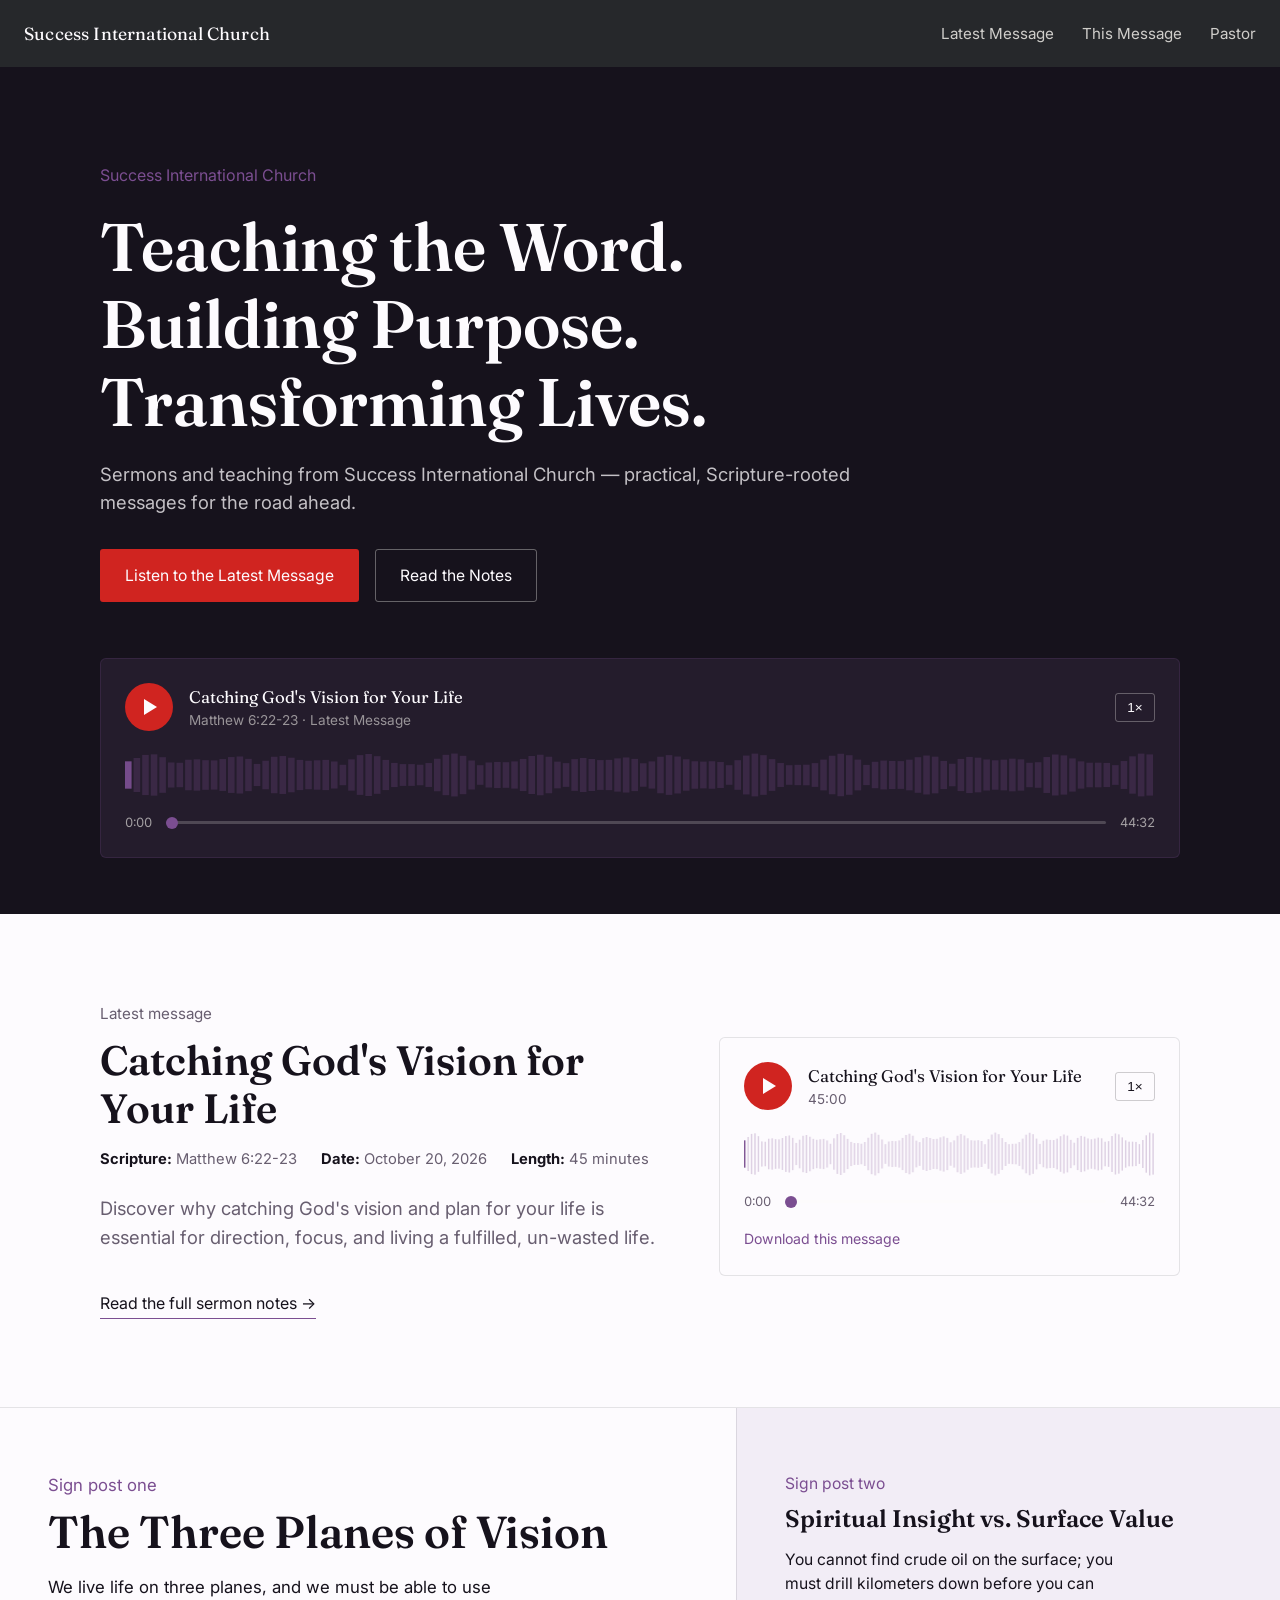
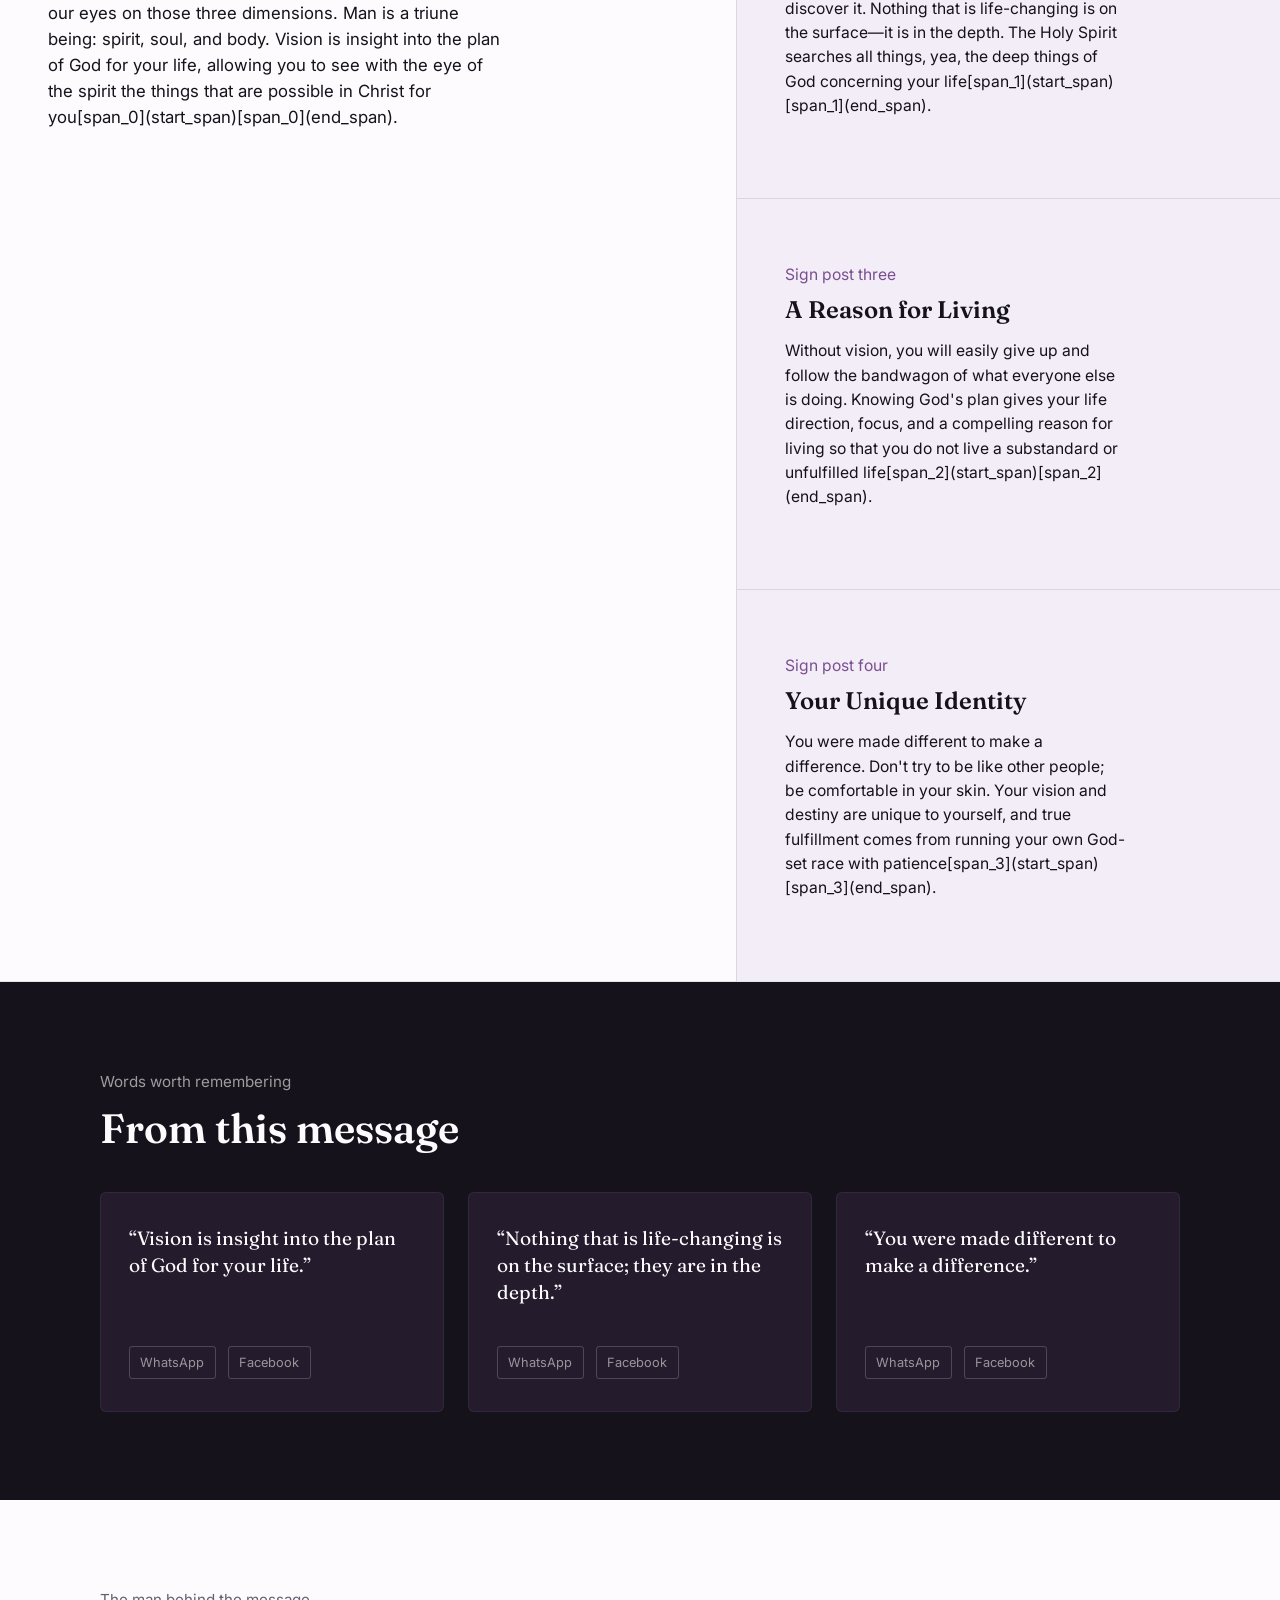
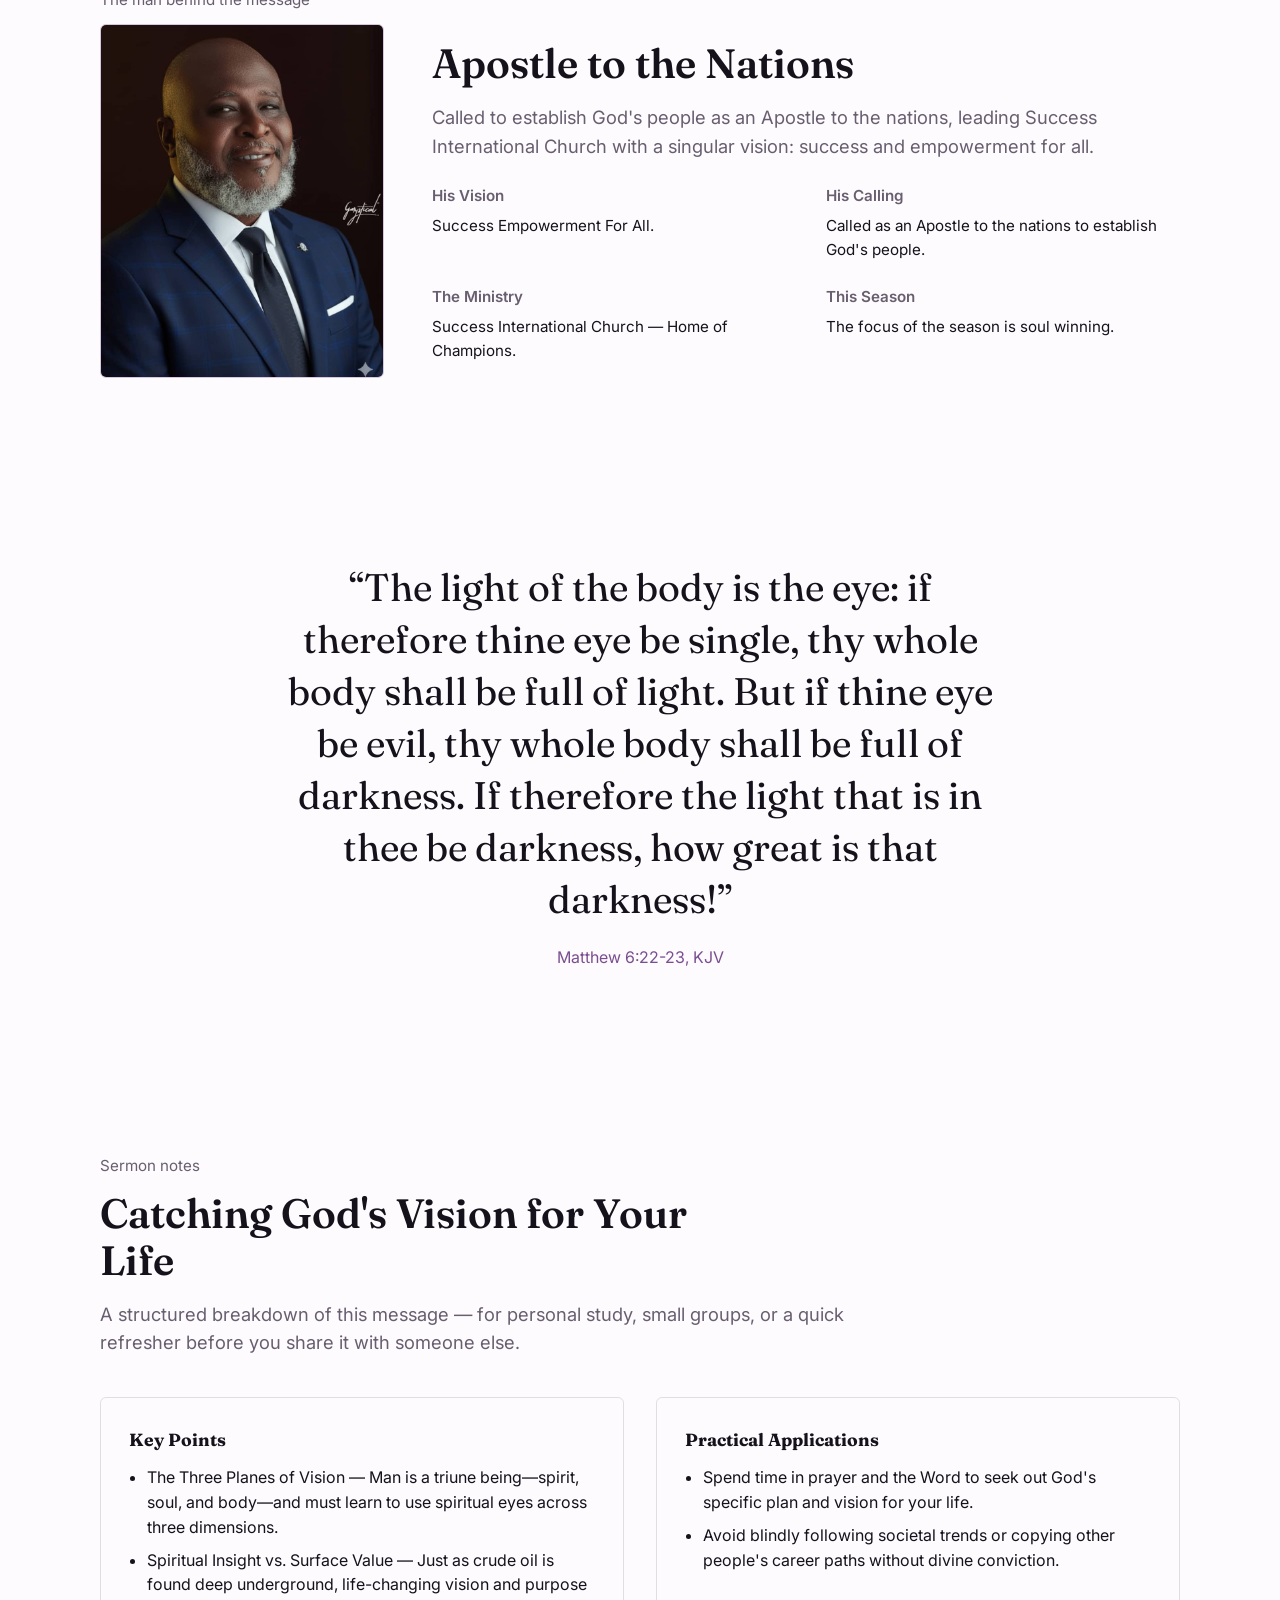
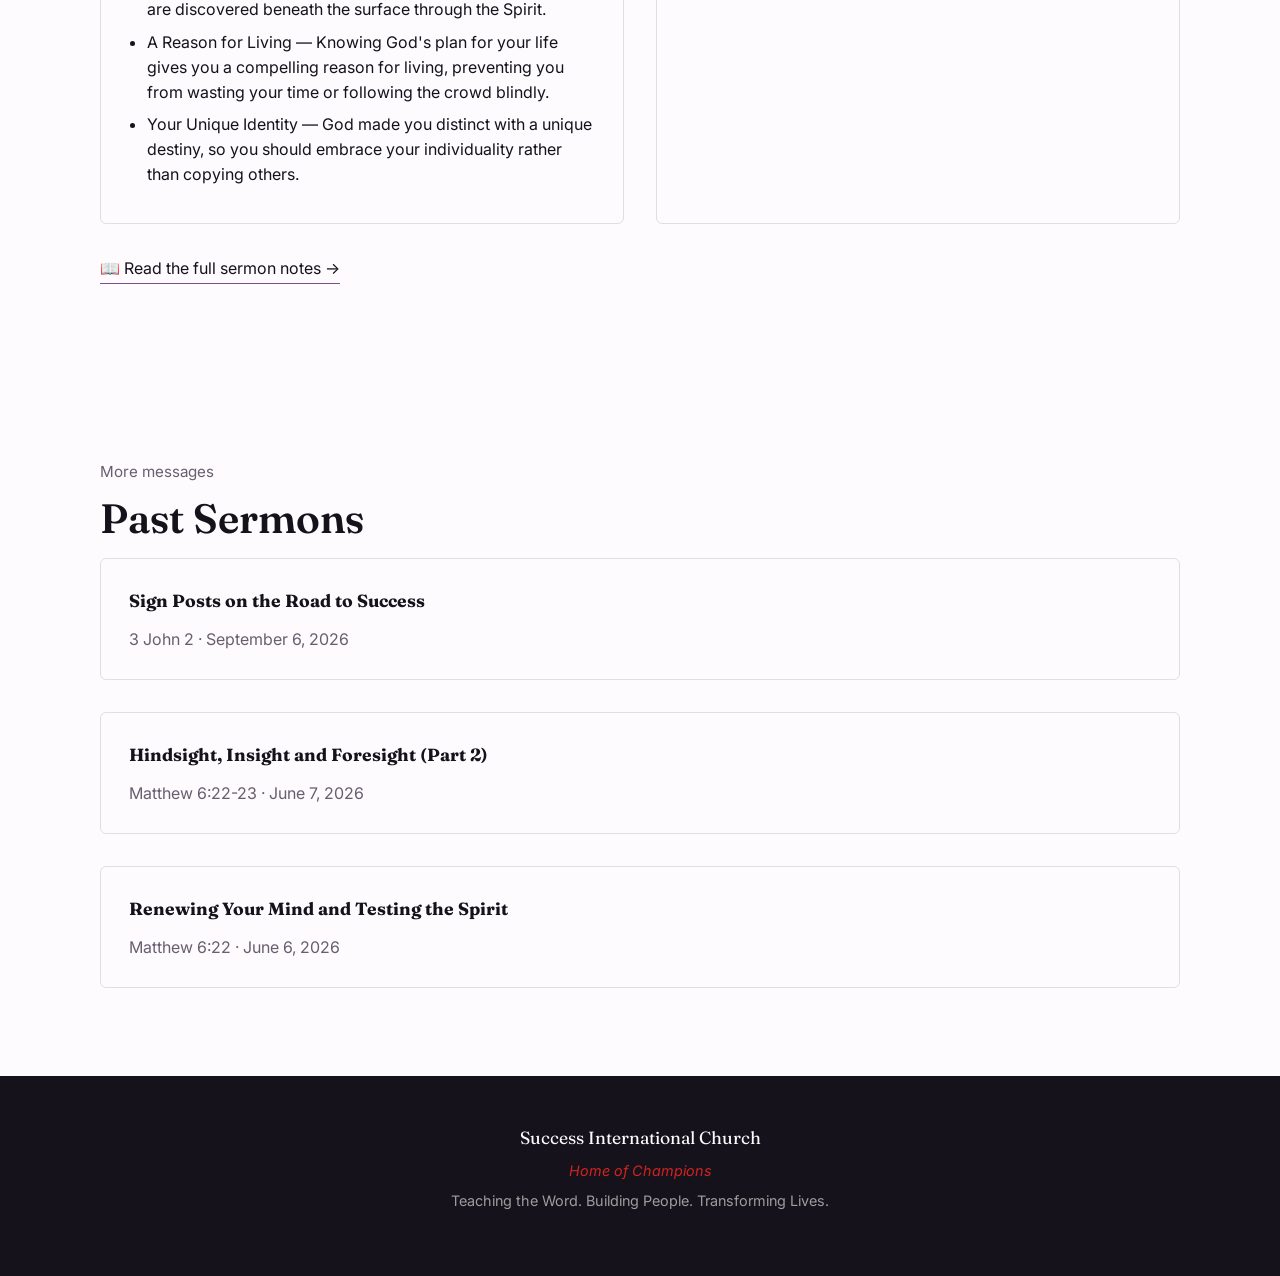
<file: site/index.html>
<!DOCTYPE html>
<html lang="en">
<head>
<meta charset="UTF-8" />
<meta name="viewport" content="width=device-width, initial-scale=1.0" />
<title>Success International Church — Sermons</title>
<meta name="description" content="Messages from Success International Church. Listen to the latest sermon, read the notes, and grow." />
<link rel="preconnect" href="https://fonts.googleapis.com">
<link rel="preconnect" href="https://fonts.gstatic.com" crossorigin>
<link href="https://fonts.googleapis.com/css2?family=Fraunces:opsz,wght@9..144,400;9..144,600;9..144,700&family=Inter:wght@400;500;600&display=swap" rel="stylesheet">
<link rel="stylesheet" href="css/style.css" />
</head>
<body>

<header class="site-header">
  <a href="index.html" class="church-name">Success International Church</a>
  <nav>
    <a href="#latest-message">Latest Message</a>
    <a href="#signposts">This Message</a>
    <a href="#pastor">Pastor</a>
  </nav>
</header>

<!-- ============================= HERO ============================= -->
<!-- Everything with a data-hook attribute below is filled in by
     js/render-homepage.js from the latest entry in js/sermons-data.js.
     Nothing sermon-specific should be hand-edited here directly. -->
<section class="hero">
  <div class="hero-inner">
    <p class="church-tag">Success International Church</p>
    <h1>Teaching the Word.<br>Building Purpose.<br>Transforming Lives.</h1>
    <p class="lede" style="color: rgba(253,251,254,0.75); margin-top: 1.25rem;">
      Sermons and teaching from Success International Church —
      practical, Scripture-rooted messages for the road ahead.
    </p>
    <div class="hero-actions">
      <a href="#latest-message" class="btn btn-primary">Listen to the Latest Message</a>
      <a href="#" class="btn btn-ghost" data-hook="hero-notes-link">Read the Notes</a>
    </div>

    <!-- Mini player anchored in the hero -->
    <div class="player" data-audio-player data-hook="hero-player">
      <audio data-hook="hero-audio" preload="metadata"></audio>
      <div class="player-top">
        <button class="play-btn" data-play-btn aria-label="Play sermon"></button>
        <div class="player-meta">
          <div class="player-title" data-hook="hero-title">&nbsp;</div>
          <div class="player-sub" data-hook="hero-sub">&nbsp;</div>
        </div>
        <button class="speed-btn" data-speed-btn>1×</button>
      </div>
      <canvas class="waveform" data-waveform></canvas>
      <div class="player-seek-row">
        <span data-current-time>0:00</span>
        <input type="range" data-seek value="0" min="0" max="100" step="1" aria-label="Seek" />
        <span data-duration>0:00</span>
      </div>
    </div>
  </div>
</section>

<!-- ======================= FEATURED SERMON ========================= -->
<section class="section" id="latest-message">
  <div class="section-inner">
    <p class="eyebrow-plain">Latest message</p>
    <div class="featured-grid">
      <div>
        <h2 data-hook="featured-title">&nbsp;</h2>
        <div class="featured-meta-row">
          <span><strong>Scripture:</strong> <span data-hook="featured-scripture"></span></span>
          <span><strong>Date:</strong> <span data-hook="featured-date"></span></span>
          <span><strong>Length:</strong> <span data-hook="featured-length"></span></span>
        </div>
        <p class="lede" data-hook="featured-description"></p>
        <a href="#" class="notes-link" data-hook="featured-notes-link">Read the full sermon notes →</a>
      </div>

      <div class="player player-light" data-audio-player data-hook="featured-player">
        <audio data-hook="featured-audio" preload="metadata"></audio>
        <div class="player-top">
          <button class="play-btn" data-play-btn aria-label="Play sermon"></button>
          <div class="player-meta">
            <div class="player-title" data-hook="featured-player-title">&nbsp;</div>
            <div class="player-sub" data-hook="featured-player-sub">&nbsp;</div>
          </div>
          <button class="speed-btn" data-speed-btn>1×</button>
        </div>
        <canvas class="waveform" data-waveform></canvas>
        <div class="player-seek-row">
          <span data-current-time>0:00</span>
          <input type="range" data-seek value="0" min="0" max="100" step="1" aria-label="Seek" />
          <span data-duration>0:00</span>
        </div>
        <a class="player-download" data-download download href="#" data-hook="featured-download">Download this message</a>
      </div>
    </div>
  </div>
</section>

<!-- ========================= SIGNPOSTS ============================= -->
<!-- Populated from the latest sermon's `points` array. First point gets
     the open/airy treatment, remaining points stack in the right column. -->
<div class="signposts" id="signposts" data-hook="signposts-container">
</div>

<!-- ======================= WORDS WORTH REMEMBERING ================= -->
<section class="section section-dark">
  <div class="section-inner">
    <p class="eyebrow-plain">Words worth remembering</p>
    <h2 style="color: var(--paper);">From this message</h2>

    <div class="quotes-grid" data-hook="quotes-container">
    </div>
  </div>
</section>

<!-- =========================== PASTOR PROFILE ======================= -->
<section class="section" id="pastor">
  <div class="section-inner">
    <p class="eyebrow-plain">The man behind the message</p>
    <div class="profile-grid">
      <img src="assets/images/pastor-portrait.jpg" alt="Pastor of Success International Church" class="profile-photo" />
      <div>
        <h2>Apostle to the Nations</h2>
        <p class="lede">
          Called to establish God's people as an Apostle to the
          nations, leading Success International Church with a
          singular vision: success and empowerment for all.
        </p>
        <div class="profile-columns">
          <div>
            <h4>His Vision</h4>
            <p>Success Empowerment For All.</p>
          </div>
          <div>
            <h4>His Calling</h4>
            <p>Called as an Apostle to the nations to establish God's people.</p>
          </div>
          <div>
            <h4>The Ministry</h4>
            <p>Success International Church — Home of Champions.</p>
          </div>
          <div>
            <h4>This Season</h4>
            <p>The focus of the season is soul winning.</p>
          </div>
        </div>
      </div>
    </div>
  </div>
</section>

<!-- =========================== SCRIPTURE ============================ -->
<section class="scripture-feature">
  <blockquote data-hook="scripture-text">
  </blockquote>
  <cite data-hook="scripture-ref"></cite>
</section>

<!-- ========================= NOTES PREVIEW =========================== -->
<section class="section">
  <div class="section-inner">
    <p class="eyebrow-plain">Sermon notes</p>
    <h2 data-hook="notes-preview-title">&nbsp;</h2>
    <p class="lede" style="margin-bottom: 2.5rem;">A structured breakdown of this message — for personal study, small groups, or a quick refresher before you share it with someone else.</p>

    <div class="notes-preview">
      <div class="notes-card">
        <h4>Key Points</h4>
        <ul data-hook="notes-preview-points"></ul>
      </div>
      <div class="notes-card">
        <h4>Practical Applications</h4>
        <ul data-hook="notes-preview-applications"></ul>
      </div>
    </div>

    <a href="#" class="notes-link" style="margin-top: 2rem;" data-hook="notes-preview-link">📖 Read the full sermon notes →</a>
  </div>
</section>

<!-- ========================= MORE MESSAGES =========================== -->
<section class="section" data-hook="more-messages-section" style="display:none;">
  <div class="section-inner">
    <p class="eyebrow-plain">More messages</p>
    <h2>Past Sermons</h2>
    <div class="notes-preview" data-hook="more-messages-list" style="grid-template-columns: 1fr;">
    </div>
  </div>
</section>

<footer class="site-footer">
  <div class="church-name">Success International Church</div>
  <p style="color: var(--red); font-style: italic; margin-bottom: 0.5rem;">Home of Champions</p>
  <p>Teaching the Word. Building People. Transforming Lives.</p>
</footer>

<script src="js/sermons-data.js"></script>
<script src="js/render-homepage.js"></script>
<script src="js/audio-player.js"></script>
</body>
  </html>
</file>
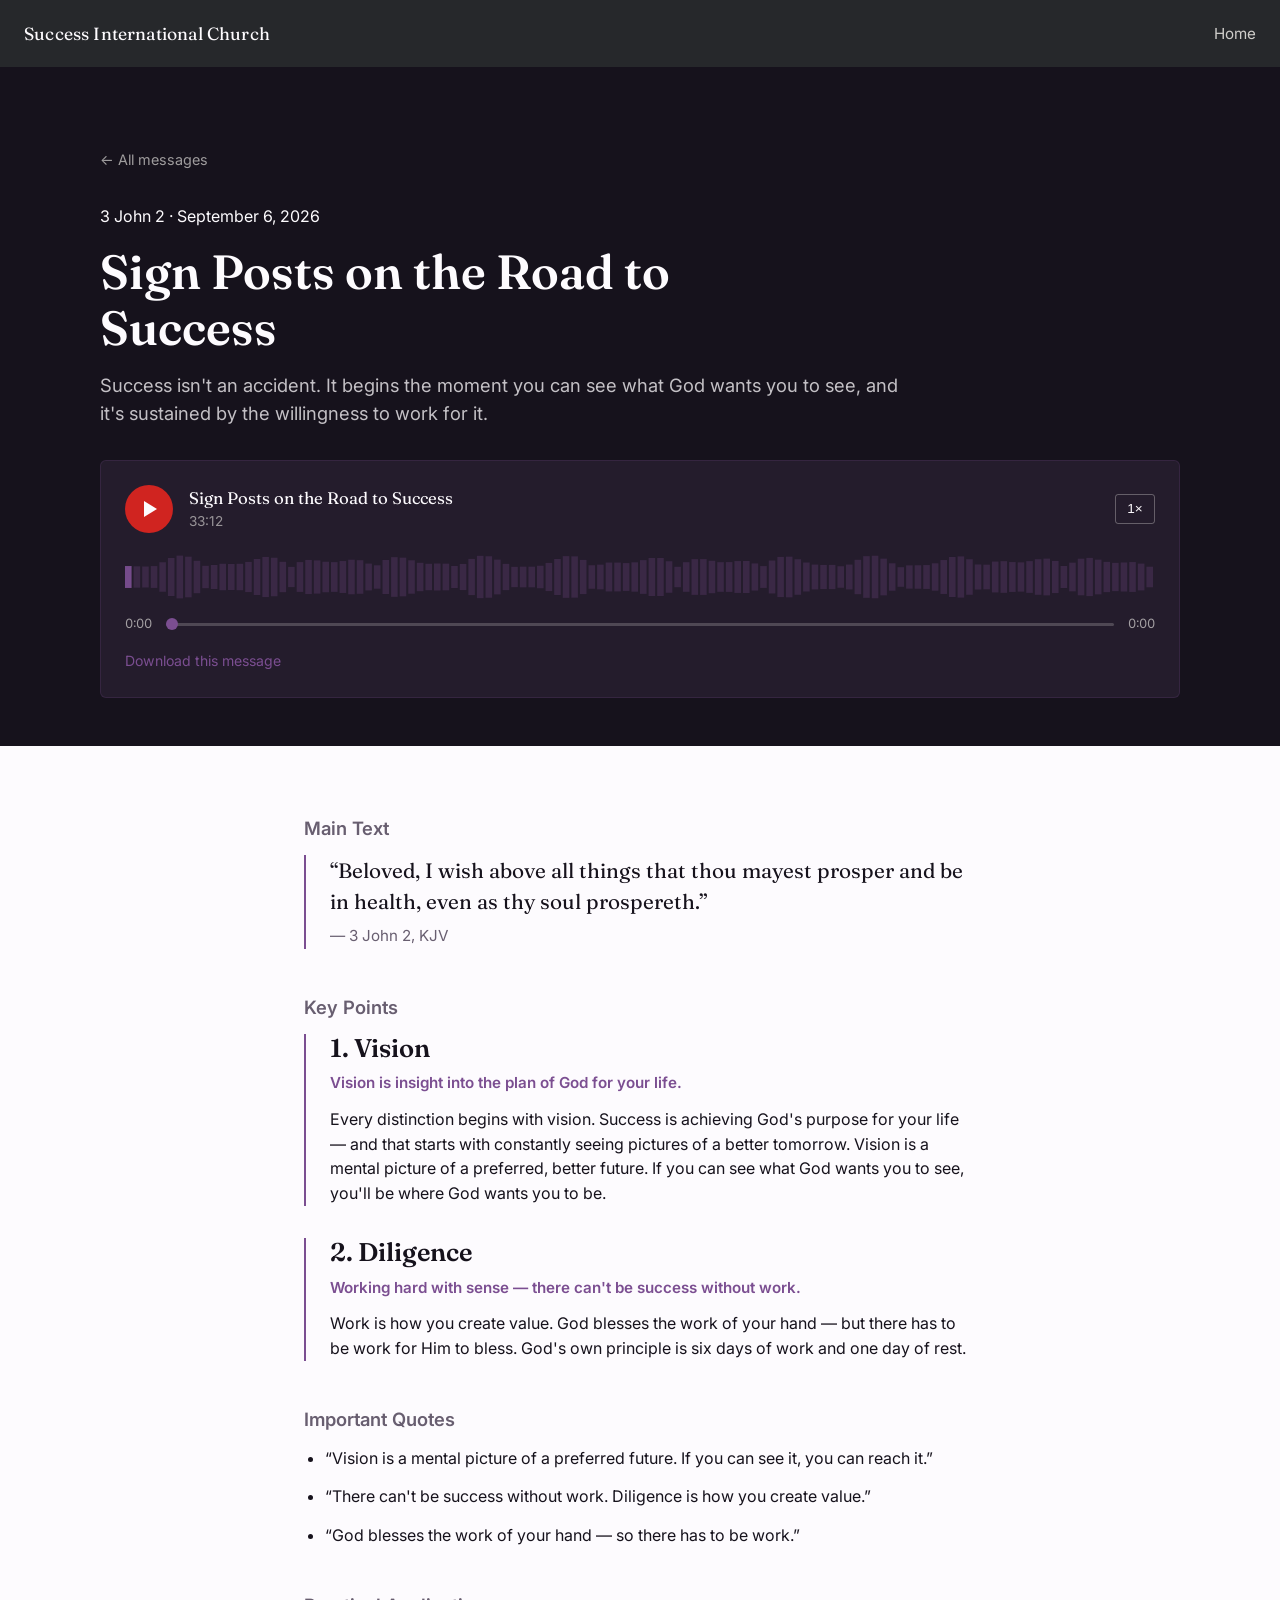
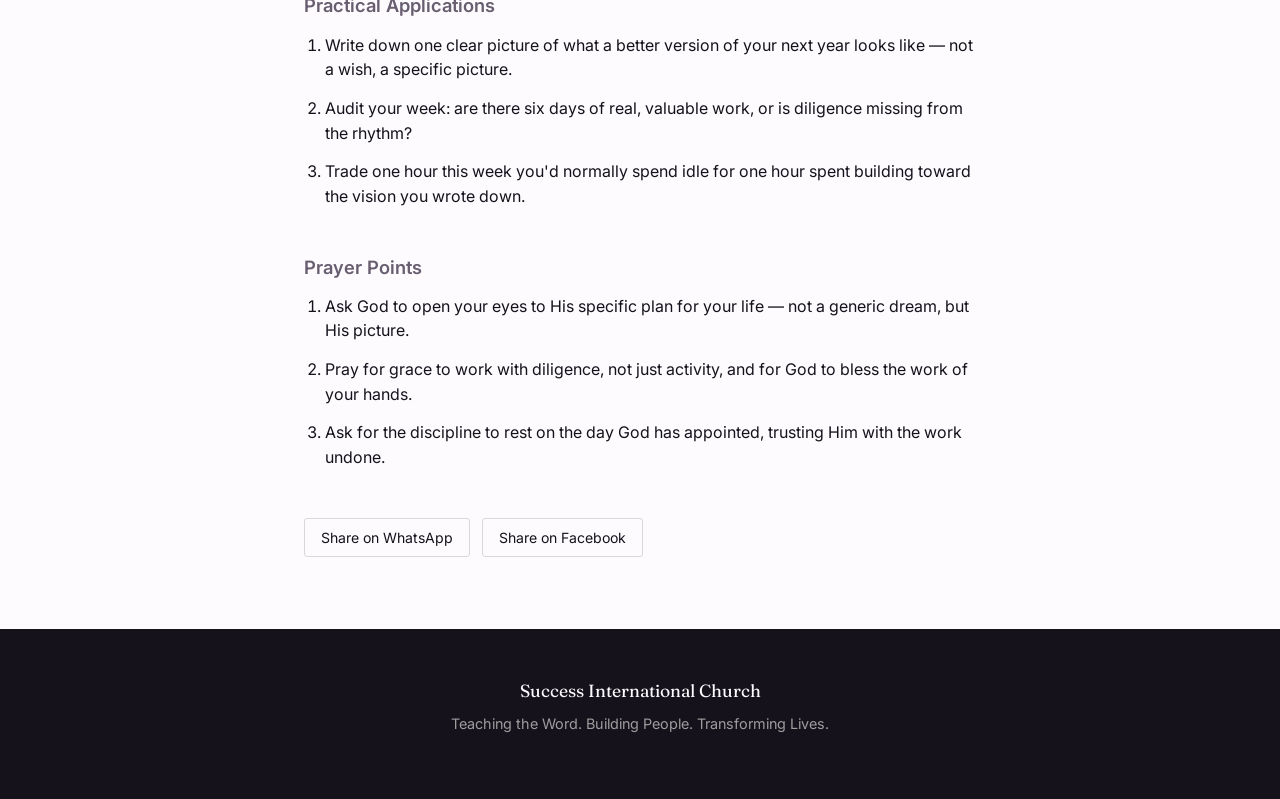
<file: site/sermons/sign-posts-on-the-road-to-success.html>
<!DOCTYPE html>
<html lang="en">
<head>
<meta charset="UTF-8" />
<meta name="viewport" content="width=device-width, initial-scale=1.0" />
<title>Sign Posts on the Road to Success — Success International Church</title>
<meta name="description" content="Sermon notes for 'Sign Posts on the Road to Success' (3 John 2) — vision, diligence, and practical steps for walking in God's purpose." />
<link rel="preconnect" href="https://fonts.googleapis.com">
<link rel="preconnect" href="https://fonts.gstatic.com" crossorigin>
<link href="https://fonts.googleapis.com/css2?family=Fraunces:opsz,wght@9..144,400;9..144,600;9..144,700&family=Inter:wght@400;500;600&display=swap" rel="stylesheet">
<link rel="stylesheet" href="../css/style.css" />
</head>
<body>

<header class="site-header">
  <a href="../index.html" class="church-name">Success International Church</a>
  <nav>
    <a href="../index.html">Home</a>
  </nav>
</header>

<section class="sermon-hero">
  <div class="hero-inner">
    <a href="../index.html" class="back-link">← All messages</a>
    <p class="church-tag">3 John 2 · September 6, 2026</p>
    <h1>Sign Posts on the Road to Success</h1>
    <p class="lede" style="color: rgba(253,251,254,0.75); margin: 1rem 0 2rem;">
      Success isn't an accident. It begins the moment you can see
      what God wants you to see, and it's sustained by the
      willingness to work for it.
    </p>

    <div class="player" data-audio-player data-src="../assets/audio/sign-posts-on-the-road-to-success.m4a">
      <audio src="../assets/audio/sign-posts-on-the-road-to-success.m4a" preload="metadata"></audio>
      <div class="player-top">
        <button class="play-btn" data-play-btn aria-label="Play sermon"></button>
        <div class="player-meta">
          <div class="player-title">Sign Posts on the Road to Success</div>
          <div class="player-sub">33:12</div>
        </div>
        <button class="speed-btn" data-speed-btn>1×</button>
      </div>
      <canvas class="waveform" data-waveform></canvas>
      <div class="player-seek-row">
        <span data-current-time>0:00</span>
        <input type="range" data-seek value="0" min="0" max="100" step="1" aria-label="Seek" />
        <span data-duration>0:00</span>
      </div>
      <a class="player-download" data-download download href="../assets/audio/sign-posts-on-the-road-to-success.m4a">Download this message</a>
    </div>
  </div>
</section>

<div class="notes-section">

  <div class="notes-block">
    <h3>Main Text</h3>
    <blockquote style="font-family: var(--font-display); font-size: 1.3rem; line-height: 1.5; margin: 0; padding-left: 1.5rem; border-left: 2px solid var(--purple);">
      &ldquo;Beloved, I wish above all things that thou mayest prosper
      and be in health, even as thy soul prospereth.&rdquo;
      <br><span style="font-family: var(--font-body); font-size: 0.95rem; color: var(--muted);">— 3 John 2, KJV</span>
    </blockquote>
  </div>

  <div class="notes-block">
    <h3>Key Points</h3>

    <div class="point-block">
      <h3>1. Vision</h3>
      <p class="point-summary">Vision is insight into the plan of God for your life.</p>
      <p>
        Every distinction begins with vision. Success is achieving
        God's purpose for your life — and that starts with constantly
        seeing pictures of a better tomorrow. Vision is a mental
        picture of a preferred, better future. If you can see what
        God wants you to see, you'll be where God wants you to be.
      </p>
    </div>

    <div class="point-block">
      <h3>2. Diligence</h3>
      <p class="point-summary">Working hard with sense — there can't be success without work.</p>
      <p>
        Work is how you create value. God blesses the work of your
        hand — but there has to be work for Him to bless. God's own
        principle is six days of work and one day of rest.
      </p>
    </div>
  </div>

  <div class="notes-block">
    <h3>Important Quotes</h3>
    <ul class="plain-list">
      <li>&ldquo;Vision is a mental picture of a preferred future. If you can see it, you can reach it.&rdquo;</li>
      <li>&ldquo;There can't be success without work. Diligence is how you create value.&rdquo;</li>
      <li>&ldquo;God blesses the work of your hand — so there has to be work.&rdquo;</li>
    </ul>
  </div>

  <div class="notes-block">
    <h3>Practical Applications</h3>
    <ol class="numbered-list">
      <li>Write down one clear picture of what a better version of your next year looks like — not a wish, a specific picture.</li>
      <li>Audit your week: are there six days of real, valuable work, or is diligence missing from the rhythm?</li>
      <li>Trade one hour this week you'd normally spend idle for one hour spent building toward the vision you wrote down.</li>
    </ol>
  </div>

  <div class="notes-block">
    <h3>Prayer Points</h3>
    <ol class="numbered-list">
      <li>Ask God to open your eyes to His specific plan for your life — not a generic dream, but His picture.</li>
      <li>Pray for grace to work with diligence, not just activity, and for God to bless the work of your hands.</li>
      <li>Ask for the discipline to rest on the day God has appointed, trusting Him with the work undone.</li>
    </ol>
  </div>

  <div class="share-row">
    <a href="#" data-share="whatsapp" data-share-text="Sign Posts on the Road to Success — a message from Success International Church. Listen here:" target="_blank" rel="noopener">Share on WhatsApp</a>
    <a href="#" data-share="facebook" target="_blank" rel="noopener">Share on Facebook</a>
  </div>
</div>

<footer class="site-footer">
  <div class="church-name">Success International Church</div>
  <p>Teaching the Word. Building People. Transforming Lives.</p>
</footer>

<script src="../js/sermons-data.js"></script>
<script src="../js/audio-player.js"></script>
<script src="../js/share-links.js"></script>
</body>
</html>
</file>
<file: site/css/style.css>
/* =====================================================================
   Success International Church — Sermon Site
   Design tokens
   ===================================================================== */

:root {
  --ink: #16121c;
  --ink-soft: #241c2c;
  --paper: #fdfbfe;
  --paper-dim: #f2edf6;
  --purple: #7b4e91;
  --purple-light: #a97fbf;
  --purple-dim: rgba(123, 78, 145, 0.25);
  --red: #d02420;
  --muted: #685e70;

  --font-display: "Fraunces", Georgia, serif;
  --font-body: "Inter", -apple-system, BlinkMacSystemFont, sans-serif;

  --measure: 68ch;
  --radius: 3px;
}

* {
  box-sizing: border-box;
}

html {
  scroll-behavior: smooth;
}

body {
  margin: 0;
  font-family: var(--font-body);
  background: var(--paper);
  color: var(--ink);
  line-height: 1.55;
  -webkit-font-smoothing: antialiased;
}

img {
  max-width: 100%;
  display: block;
}

a {
  color: inherit;
}

:focus-visible {
  outline: 2px solid var(--purple);
  outline-offset: 3px;
}

@media (prefers-reduced-motion: reduce) {
  * {
    animation-duration: 0.001ms !important;
    animation-iteration-count: 1 !important;
    transition-duration: 0.001ms !important;
    scroll-behavior: auto !important;
  }
}

.section {
  padding: 5.5rem 1.5rem;
}

.section-dark {
  background: var(--ink);
  color: var(--paper);
}

.section-inner {
  max-width: 1080px;
  margin: 0 auto;
}

.eyebrow-plain {
  font-family: var(--font-body);
  font-size: 0.95rem;
  color: var(--muted);
  margin: 0 0 0.75rem;
}

.section-dark .eyebrow-plain {
  color: rgba(250, 248, 243, 0.6);
}

h1,
h2,
h3 {
  font-family: var(--font-display);
  font-weight: 600;
  line-height: 1.15;
  margin: 0 0 1rem;
}

h2 {
  font-size: clamp(1.8rem, 3.2vw, 2.6rem);
  max-width: 22ch;
}

p {
  margin: 0 0 1rem;
}

.lede {
  font-size: 1.15rem;
  color: var(--muted);
  max-width: var(--measure);
}

.section-dark .lede {
  color: rgba(250, 248, 243, 0.75);
}

/* =====================================================================
   Site header
   ===================================================================== */

.site-header {
  position: sticky;
  top: 0;
  z-index: 40;
  display: flex;
  align-items: center;
  justify-content: space-between;
  padding: 1.25rem 1.5rem;
  background: rgba(15, 17, 21, 0.9);
  backdrop-filter: blur(8px);
  color: var(--paper);
}

.site-header .church-name {
  font-family: var(--font-display);
  font-size: 1.1rem;
  letter-spacing: 0.01em;
  text-decoration: none;
  color: var(--paper);
}

.site-header nav {
  display: flex;
  gap: 1.75rem;
  font-size: 0.95rem;
}

.site-header nav a {
  text-decoration: none;
  color: rgba(250, 248, 243, 0.8);
  transition: color 0.2s ease;
}

.site-header nav a:hover {
  color: var(--purple);
}

/* =====================================================================
   Hero
   ===================================================================== */

.hero {
  background: var(--ink);
  color: var(--paper);
  padding: 6rem 1.5rem 3.5rem;
}

.hero-inner {
  max-width: 1080px;
  margin: 0 auto;
}

.hero h1 {
  font-size: clamp(2.4rem, 6vw, 4.2rem);
  max-width: 16ch;
  color: var(--paper);
}

.hero .church-tag {
  font-family: var(--font-body);
  color: var(--purple);
  font-size: 1rem;
  margin-bottom: 1.25rem;
}

.hero-actions {
  display: flex;
  flex-wrap: wrap;
  gap: 1rem;
  margin: 2rem 0 3.5rem;
}

.btn {
  display: inline-flex;
  align-items: center;
  gap: 0.5rem;
  padding: 0.85rem 1.5rem;
  border-radius: var(--radius);
  font-size: 0.98rem;
  text-decoration: none;
  border: 1px solid transparent;
  cursor: pointer;
  font-family: var(--font-body);
  transition: transform 0.15s ease, background 0.2s ease, border-color 0.2s ease;
}

.btn:hover {
  transform: translateY(-1px);
}

.btn-primary {
  background: var(--red);
  color: var(--paper);
}

.btn-primary:hover {
  background: #e2413c;
}

.btn-ghost {
  border-color: rgba(250, 248, 243, 0.35);
  color: var(--paper);
}

.btn-ghost:hover {
  border-color: var(--purple);
  color: var(--purple);
}

/* =====================================================================
   Audio player (shared component)
   ===================================================================== */

.player {
  --progress: 0%;
  background: var(--ink-soft);
  border: 1px solid rgba(123, 78, 145, 0.2);
  border-radius: 6px;
  padding: 1.5rem;
}

.player-top {
  display: flex;
  align-items: center;
  gap: 1rem;
  margin-bottom: 1rem;
}

.play-btn {
  flex: none;
  width: 3rem;
  height: 3rem;
  border-radius: 50%;
  border: none;
  background: var(--red);
  color: var(--paper);
  display: flex;
  align-items: center;
  justify-content: center;
  cursor: pointer;
  font-size: 0;
}

.play-btn::before {
  content: "";
  width: 0;
  height: 0;
  border-style: solid;
  border-width: 8px 0 8px 13px;
  border-color: transparent transparent transparent var(--paper);
  margin-left: 3px;
}

.player.is-playing .play-btn::before {
  border-style: none;
  width: 4px;
  height: 14px;
  border-left: 5px solid var(--paper);
  border-right: 5px solid var(--paper);
  margin-left: 0;
}

.player-meta {
  flex: 1;
  min-width: 0;
}

.player-meta .player-title {
  font-family: var(--font-display);
  font-size: 1.05rem;
  color: var(--paper);
  overflow: hidden;
  text-overflow: ellipsis;
  white-space: nowrap;
}

.player-meta .player-sub {
  font-size: 0.85rem;
  color: rgba(250, 248, 243, 0.55);
}

.speed-btn {
  flex: none;
  background: transparent;
  border: 1px solid rgba(250, 248, 243, 0.3);
  color: var(--paper);
  border-radius: var(--radius);
  padding: 0.4rem 0.7rem;
  font-size: 0.85rem;
  cursor: pointer;
}

.speed-btn:hover {
  border-color: var(--purple);
  color: var(--purple);
}

.waveform {
  width: 100%;
  height: 56px;
  display: block;
  cursor: pointer;
  margin-bottom: 0.6rem;
}

.player-seek-row {
  display: flex;
  align-items: center;
  gap: 0.75rem;
  font-size: 0.8rem;
  color: rgba(250, 248, 243, 0.6);
  font-variant-numeric: tabular-nums;
}

.player-seek-row input[type="range"] {
  flex: 1;
  appearance: none;
  height: 3px;
  background: rgba(250, 248, 243, 0.2);
  border-radius: 2px;
}

.player-seek-row input[type="range"]::-webkit-slider-thumb {
  appearance: none;
  width: 12px;
  height: 12px;
  border-radius: 50%;
  background: var(--purple);
  cursor: pointer;
}

.player-seek-row input[type="range"]::-moz-range-thumb {
  width: 12px;
  height: 12px;
  border: none;
  border-radius: 50%;
  background: var(--purple);
  cursor: pointer;
}

.player-download {
  display: inline-block;
  margin-top: 1rem;
  font-size: 0.88rem;
  color: var(--purple);
  text-decoration: none;
  border-bottom: 1px solid transparent;
}

.player-download:hover {
  border-color: var(--purple);
}

/* Light variant of the player, used on the featured sermon section */
.player-light {
  background: var(--paper);
  border: 1px solid rgba(15, 17, 21, 0.1);
}

.player-light .player-meta .player-title {
  color: var(--ink);
}

.player-light .player-meta .player-sub {
  color: var(--muted);
}

.player-light .speed-btn {
  border-color: rgba(15, 17, 21, 0.2);
  color: var(--ink);
}

.player-light .player-seek-row {
  color: var(--muted);
}



/* =====================================================================
   Featured sermon
   ===================================================================== */

.featured-grid {
  display: grid;
  grid-template-columns: 1.1fr 0.9fr;
  gap: 3.5rem;
  align-items: start;
}

.featured-meta-row {
  display: flex;
  gap: 1.5rem;
  flex-wrap: wrap;
  font-size: 0.92rem;
  color: var(--muted);
  margin-bottom: 1.5rem;
}

.featured-meta-row strong {
  color: var(--ink);
}

.notes-link {
  display: inline-flex;
  align-items: center;
  gap: 0.4rem;
  margin-top: 1.5rem;
  text-decoration: none;
  color: var(--ink);
  border-bottom: 1px solid var(--purple);
  padding-bottom: 2px;
}

/* =====================================================================
   Signposts diptych — Vision (open) | Diligence (dense)
   ===================================================================== */

.signposts {
  display: grid;
  grid-template-columns: 1.15fr 0.85fr;
  gap: 0;
  border-top: 1px solid rgba(15, 17, 21, 0.1);
  border-bottom: 1px solid rgba(15, 17, 21, 0.1);
}

.signpost {
  padding: 4rem 3rem;
}

.signpost-vision {
  background: var(--paper);
}

.signpost-vision h3 {
  font-size: clamp(2rem, 3.5vw, 2.8rem);
}

.signpost-vision p {
  max-width: 42ch;
  font-size: 1.05rem;
}

.signpost-secondary-col {
  display: flex;
  flex-direction: column;
}

.signpost-diligence {
  background: var(--paper-dim);
  border-left: 1px solid rgba(15, 17, 21, 0.1);
}

.signpost-secondary-col .signpost-diligence:not(:first-child) {
  border-top: 1px solid rgba(15, 17, 21, 0.1);
}

.signpost-diligence h3 {
  font-size: 1.5rem;
}

.signpost-diligence p {
  max-width: 34ch;
  font-size: 0.98rem;
}

.signpost-label {
  font-size: 0.85rem;
  color: var(--purple);
  margin-bottom: 0.5rem;
}

/* =====================================================================
   Quote cards
   ===================================================================== */

.quotes-grid {
  display: grid;
  grid-template-columns: repeat(3, 1fr);
  gap: 1.5rem;
  margin-top: 2.5rem;
}

.quote-card {
  background: var(--ink-soft);
  border: 1px solid rgba(123, 78, 145, 0.2);
  border-radius: 6px;
  padding: 2rem 1.75rem;
  display: flex;
  flex-direction: column;
  justify-content: space-between;
  min-height: 220px;
}

.quote-card blockquote {
  margin: 0 0 1.5rem;
  font-family: var(--font-display);
  font-size: 1.2rem;
  line-height: 1.4;
  color: var(--paper);
}

.quote-share {
  display: flex;
  gap: 0.75rem;
}

.quote-share a {
  font-size: 0.8rem;
  color: rgba(250, 248, 243, 0.55);
  text-decoration: none;
  border: 1px solid rgba(250, 248, 243, 0.2);
  padding: 0.35rem 0.65rem;
  border-radius: var(--radius);
  transition: color 0.2s ease, border-color 0.2s ease;
}

.quote-share a:hover {
  color: var(--purple);
  border-color: var(--purple);
}

/* =====================================================================
   Pastor profile
   ===================================================================== */

.profile-grid {
  display: grid;
  grid-template-columns: 0.55fr 1.45fr;
  gap: 3rem;
  align-items: center;
}

.profile-placeholder,
.profile-photo {
  aspect-ratio: 4 / 5;
  border-radius: 6px;
  border: 1px solid rgba(123, 78, 145, 0.3);
}

.profile-placeholder {
  background: linear-gradient(155deg, var(--ink) 0%, var(--ink-soft) 100%);
  display: flex;
  align-items: center;
  justify-content: center;
  color: var(--purple);
  font-family: var(--font-display);
  font-size: 3.5rem;
}

.profile-photo {
  width: 100%;
  object-fit: cover;
  object-position: top center;
}

.profile-columns {
  display: grid;
  grid-template-columns: repeat(2, 1fr);
  gap: 1.5rem 2.5rem;
  margin-top: 1.5rem;
}

.profile-columns h4 {
  font-family: var(--font-body);
  font-weight: 600;
  font-size: 0.95rem;
  color: var(--muted);
  margin: 0 0 0.4rem;
}

.profile-columns p {
  font-size: 0.95rem;
  margin: 0;
}

/* =====================================================================
   Scripture feature
   ===================================================================== */

.scripture-feature {
  text-align: center;
  padding: 6rem 1.5rem;
}

.scripture-feature blockquote {
  font-family: var(--font-display);
  font-size: clamp(1.6rem, 3.5vw, 2.4rem);
  line-height: 1.35;
  max-width: 30ch;
  margin: 0 auto 1.25rem;
}

.scripture-feature cite {
  font-style: normal;
  color: var(--purple);
  font-size: 1rem;
}

/* =====================================================================
   Sermon notes preview (homepage) + full notes (sermon page)
   ===================================================================== */

.notes-preview {
  display: grid;
  grid-template-columns: repeat(2, 1fr);
  gap: 2rem;
}

.notes-card {
  border: 1px solid rgba(15, 17, 21, 0.12);
  border-radius: 6px;
  padding: 1.75rem;
}

.notes-card h4 {
  font-family: var(--font-display);
  font-size: 1.1rem;
  margin: 0 0 0.75rem;
}

.notes-card ul {
  margin: 0;
  padding-left: 1.1rem;
}

.notes-card li {
  margin-bottom: 0.5rem;
}

/* =====================================================================
   Footer
   ===================================================================== */

.site-footer {
  background: var(--ink);
  color: rgba(250, 248, 243, 0.6);
  padding: 3rem 1.5rem;
  text-align: center;
  font-size: 0.9rem;
}

.site-footer .church-name {
  font-family: var(--font-display);
  color: var(--paper);
  font-size: 1.1rem;
  margin-bottom: 0.5rem;
}

/* =====================================================================
   Sermon detail page specific
   ===================================================================== */

.sermon-hero {
  background: var(--ink);
  color: var(--paper);
  padding: 5rem 1.5rem 3rem;
}

.back-link {
  display: inline-flex;
  align-items: center;
  gap: 0.4rem;
  color: rgba(250, 248, 243, 0.6);
  text-decoration: none;
  font-size: 0.9rem;
  margin-bottom: 2rem;
}

.back-link:hover {
  color: var(--purple);
}

.sermon-hero h1 {
  color: var(--paper);
  font-size: clamp(2rem, 5vw, 3rem);
  max-width: 20ch;
}

.notes-section {
  max-width: 720px;
  margin: 0 auto;
  padding: 4.5rem 1.5rem;
}

.notes-section h2 {
  font-size: 1.6rem;
}

.notes-block {
  margin-bottom: 3rem;
}

.notes-block h3 {
  font-size: 1.15rem;
  color: var(--muted);
  font-family: var(--font-body);
  font-weight: 600;
  margin-bottom: 1rem;
}

.point-block {
  border-left: 2px solid var(--purple);
  padding-left: 1.5rem;
  margin-bottom: 2rem;
}

.point-block h3 {
  font-family: var(--font-display);
  font-size: 1.6rem;
  color: var(--ink);
  font-weight: 600;
  margin-bottom: 0.5rem;
}

.point-block .point-summary {
  color: var(--purple);
  font-size: 0.95rem;
  margin-bottom: 0.75rem;
  font-weight: 600;
}

ol.numbered-list,
ul.plain-list {
  padding-left: 1.3rem;
}

ol.numbered-list li,
ul.plain-list li {
  margin-bottom: 0.85rem;
}

.share-row {
  display: flex;
  gap: 0.75rem;
  margin-top: 3rem;
  flex-wrap: wrap;
}

.share-row a {
  font-size: 0.88rem;
  text-decoration: none;
  color: var(--ink);
  border: 1px solid rgba(15, 17, 21, 0.15);
  padding: 0.5rem 1rem;
  border-radius: var(--radius);
}

.share-row a:hover {
  border-color: var(--purple);
  color: var(--purple);
}

/* =====================================================================
   Responsive
   ===================================================================== */

@media (max-width: 900px) {
  .featured-grid,
  .profile-grid,
  .signposts,
  .notes-preview {
    grid-template-columns: 1fr;
  }

  .signpost-diligence {
    border-left: none;
    border-top: 1px solid rgba(15, 17, 21, 0.1);
  }

  .quotes-grid {
    grid-template-columns: 1fr;
  }

  .profile-placeholder {
    max-width: 240px;
    margin: 0 auto;
  }

  .site-header nav {
    display: none;
  }
}

@media (max-width: 560px) {
  .section {
    padding: 3.5rem 1.25rem;
  }

  .signpost {
    padding: 2.75rem 1.5rem;
  }
}
</file>
